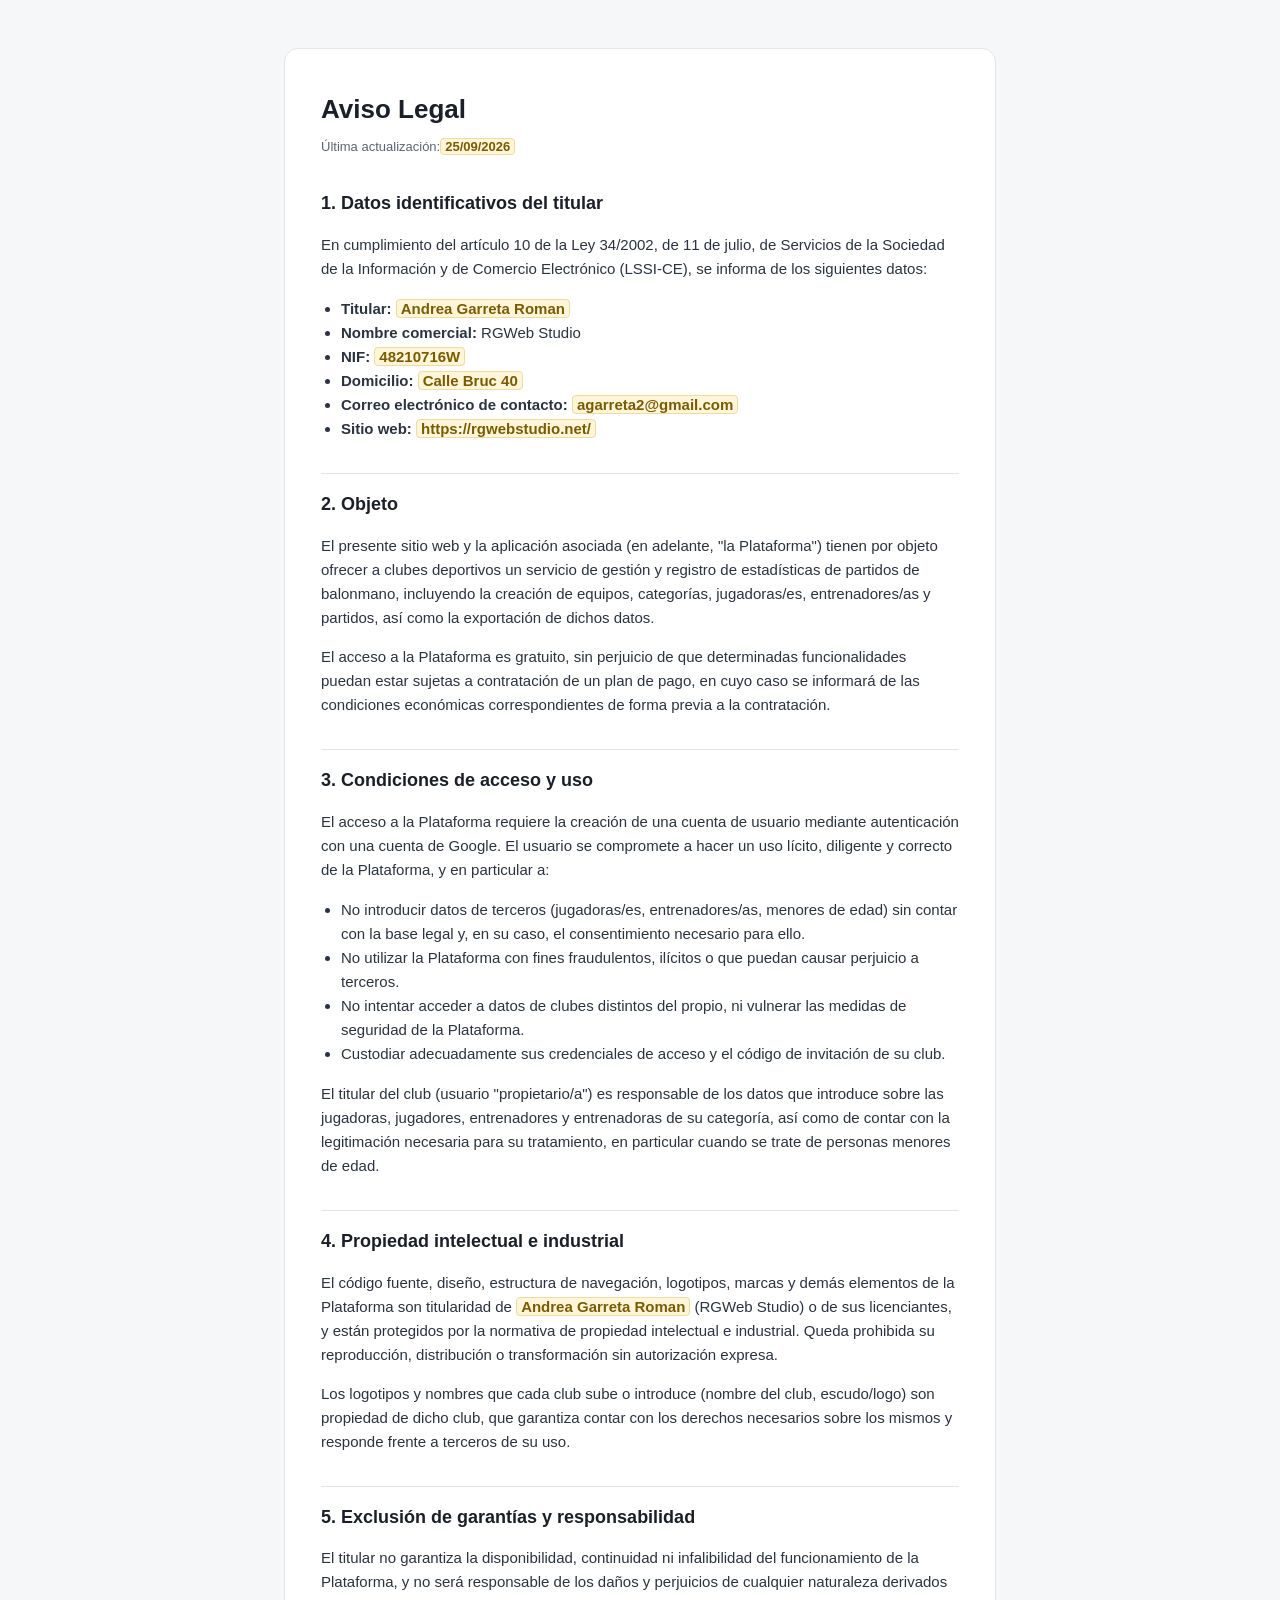
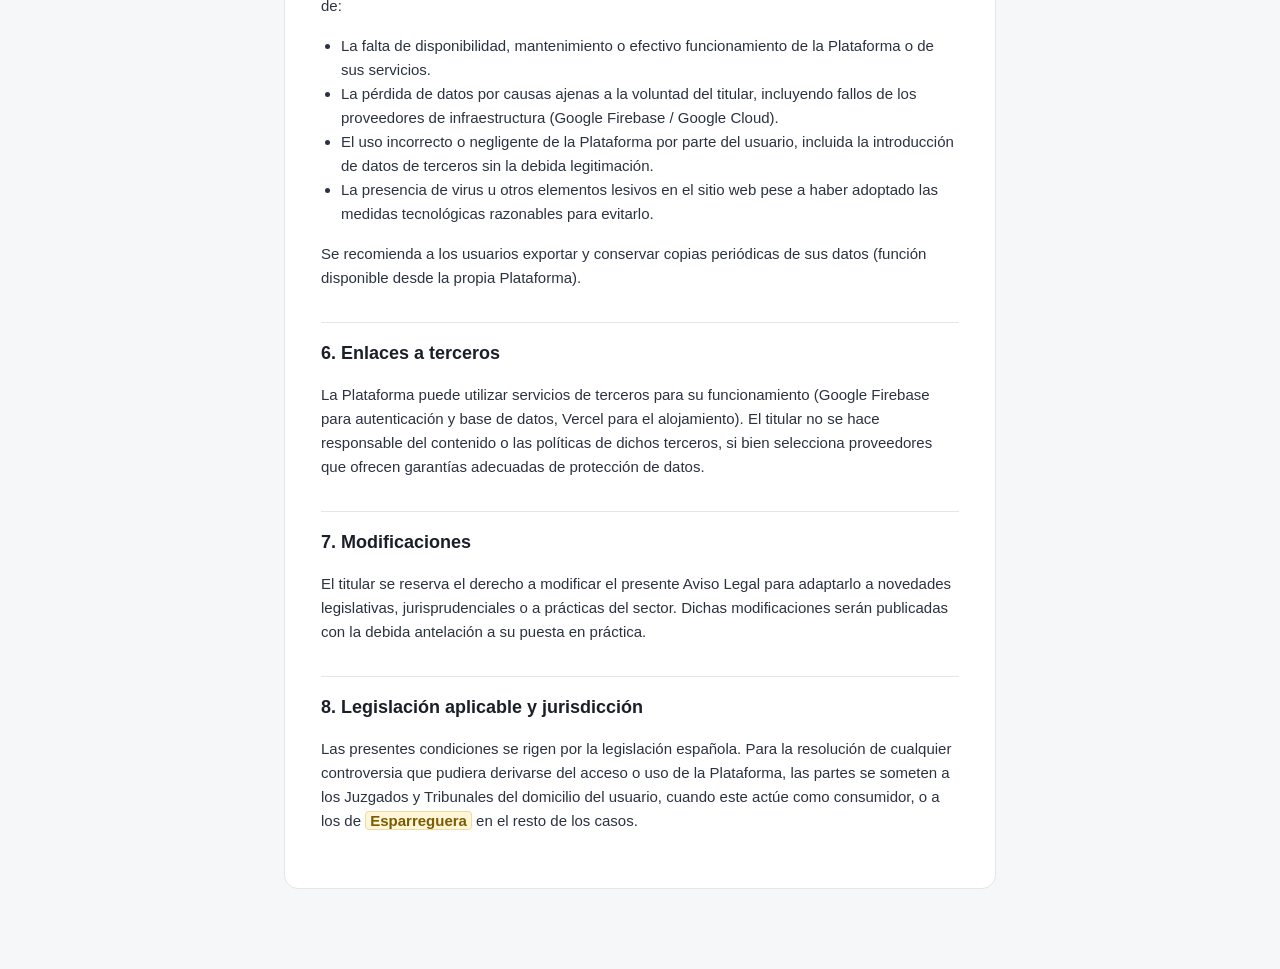
<file: aviso-legal.html>
<!DOCTYPE html>
<html lang="es">
<head>
<meta charset="UTF-8">
<meta name="viewport" content="width=device-width, initial-scale=1">
<title>Aviso Legal — RGWeb Studio</title>
<style>
  :root{--text:#1a1f28;--muted:#5b6472;--border:#e2e5ea;--accent:#2563eb;--bg:#ffffff;}
  *{box-sizing:border-box;}
  body{margin:0;background:#f6f7f9;color:var(--text);font-family:-apple-system,BlinkMacSystemFont,'Segoe UI',Inter,sans-serif;line-height:1.6;}
  .wrap{max-width:760px;margin:0 auto;padding:48px 24px 80px;}
  .doc{background:var(--bg);border:1px solid var(--border);border-radius:14px;padding:40px 36px;}
  h1{font-size:26px;margin:0 0 6px;}
  .updated{color:var(--muted);font-size:13px;margin-bottom:32px;}
  h2{font-size:18px;margin:32px 0 10px;padding-top:16px;border-top:1px solid var(--border);}
  h2:first-of-type{border-top:none;padding-top:0;}
  p, li{font-size:15px;color:#2b3240;}
  ul{padding-left:20px;}
  .placeholder{background:#fff6da;border:1px solid #f0dca0;border-radius:4px;padding:0 4px;color:#7a5b00;font-weight:600;}
  .notice{background:#eef4ff;border:1px solid #c7dbff;border-radius:10px;padding:14px 16px;font-size:13.5px;color:#1d3f8a;margin-bottom:28px;}
  a{color:var(--accent);}
  .back{display:inline-block;margin-bottom:20px;font-size:13px;color:var(--muted);text-decoration:none;}
</style>
</head>
<body>
<div class="wrap">
  <div class="doc">
    <h1>Aviso Legal</h1>
    <div class="updated">Última actualización:<span class="placeholder">25/09/2026  </span></div>

  

    <h2>1. Datos identificativos del titular</h2>
    <p>En cumplimiento del artículo 10 de la Ley 34/2002, de 11 de julio, de Servicios de la Sociedad de la Información y de Comercio Electrónico (LSSI-CE), se informa de los siguientes datos:</p>
    <ul>
      <li><strong>Titular:</strong> <span class="placeholder">Andrea Garreta Roman</span></li>
      <li><strong>Nombre comercial:</strong> RGWeb Studio</li>
      <li><strong>NIF:</strong> <span class="placeholder">48210716W</span></li>
      <li><strong>Domicilio:</strong> <span class="placeholder">Calle Bruc 40 </span></li>
      <li><strong>Correo electrónico de contacto:</strong> <span class="placeholder">agarreta2@gmail.com</span></li>
      <li><strong>Sitio web:</strong> <span class="placeholder">https://rgwebstudio.net/</span></li>
    </ul>

    <h2>2. Objeto</h2>
    <p>El presente sitio web y la aplicación asociada (en adelante, "la Plataforma") tienen por objeto ofrecer a clubes deportivos un servicio de gestión y registro de estadísticas de partidos de balonmano, incluyendo la creación de equipos, categorías, jugadoras/es, entrenadores/as y partidos, así como la exportación de dichos datos.</p>
    <p>El acceso a la Plataforma es gratuito, sin perjuicio de que determinadas funcionalidades puedan estar sujetas a contratación de un plan de pago, en cuyo caso se informará de las condiciones económicas correspondientes de forma previa a la contratación.</p>

    <h2>3. Condiciones de acceso y uso</h2>
    <p>El acceso a la Plataforma requiere la creación de una cuenta de usuario mediante autenticación con una cuenta de Google. El usuario se compromete a hacer un uso lícito, diligente y correcto de la Plataforma, y en particular a:</p>
    <ul>
      <li>No introducir datos de terceros (jugadoras/es, entrenadores/as, menores de edad) sin contar con la base legal y, en su caso, el consentimiento necesario para ello.</li>
      <li>No utilizar la Plataforma con fines fraudulentos, ilícitos o que puedan causar perjuicio a terceros.</li>
      <li>No intentar acceder a datos de clubes distintos del propio, ni vulnerar las medidas de seguridad de la Plataforma.</li>
      <li>Custodiar adecuadamente sus credenciales de acceso y el código de invitación de su club.</li>
    </ul>
    <p>El titular del club (usuario "propietario/a") es responsable de los datos que introduce sobre las jugadoras, jugadores, entrenadores y entrenadoras de su categoría, así como de contar con la legitimación necesaria para su tratamiento, en particular cuando se trate de personas menores de edad.</p>

    <h2>4. Propiedad intelectual e industrial</h2>
    <p>El código fuente, diseño, estructura de navegación, logotipos, marcas y demás elementos de la Plataforma son titularidad de <span class="placeholder">Andrea Garreta Roman</span> (RGWeb Studio) o de sus licenciantes, y están protegidos por la normativa de propiedad intelectual e industrial. Queda prohibida su reproducción, distribución o transformación sin autorización expresa.</p>
    <p>Los logotipos y nombres que cada club sube o introduce (nombre del club, escudo/logo) son propiedad de dicho club, que garantiza contar con los derechos necesarios sobre los mismos y responde frente a terceros de su uso.</p>

    <h2>5. Exclusión de garantías y responsabilidad</h2>
    <p>El titular no garantiza la disponibilidad, continuidad ni infalibilidad del funcionamiento de la Plataforma, y no será responsable de los daños y perjuicios de cualquier naturaleza derivados de:</p>
    <ul>
      <li>La falta de disponibilidad, mantenimiento o efectivo funcionamiento de la Plataforma o de sus servicios.</li>
      <li>La pérdida de datos por causas ajenas a la voluntad del titular, incluyendo fallos de los proveedores de infraestructura (Google Firebase / Google Cloud).</li>
      <li>El uso incorrecto o negligente de la Plataforma por parte del usuario, incluida la introducción de datos de terceros sin la debida legitimación.</li>
      <li>La presencia de virus u otros elementos lesivos en el sitio web pese a haber adoptado las medidas tecnológicas razonables para evitarlo.</li>
    </ul>
    <p>Se recomienda a los usuarios exportar y conservar copias periódicas de sus datos (función disponible desde la propia Plataforma).</p>

    <h2>6. Enlaces a terceros</h2>
    <p>La Plataforma puede utilizar servicios de terceros para su funcionamiento (Google Firebase para autenticación y base de datos, Vercel para el alojamiento). El titular no se hace responsable del contenido o las políticas de dichos terceros, si bien selecciona proveedores que ofrecen garantías adecuadas de protección de datos.</p>

    <h2>7. Modificaciones</h2>
    <p>El titular se reserva el derecho a modificar el presente Aviso Legal para adaptarlo a novedades legislativas, jurisprudenciales o a prácticas del sector. Dichas modificaciones serán publicadas con la debida antelación a su puesta en práctica.</p>

    <h2>8. Legislación aplicable y jurisdicción</h2>
    <p>Las presentes condiciones se rigen por la legislación española. Para la resolución de cualquier controversia que pudiera derivarse del acceso o uso de la Plataforma, las partes se someten a los Juzgados y Tribunales del domicilio del usuario, cuando este actúe como consumidor, o a los de <span class="placeholder">Esparreguera</span> en el resto de los casos.</p>
  </div>
</div>
</body>
</html>
</file>
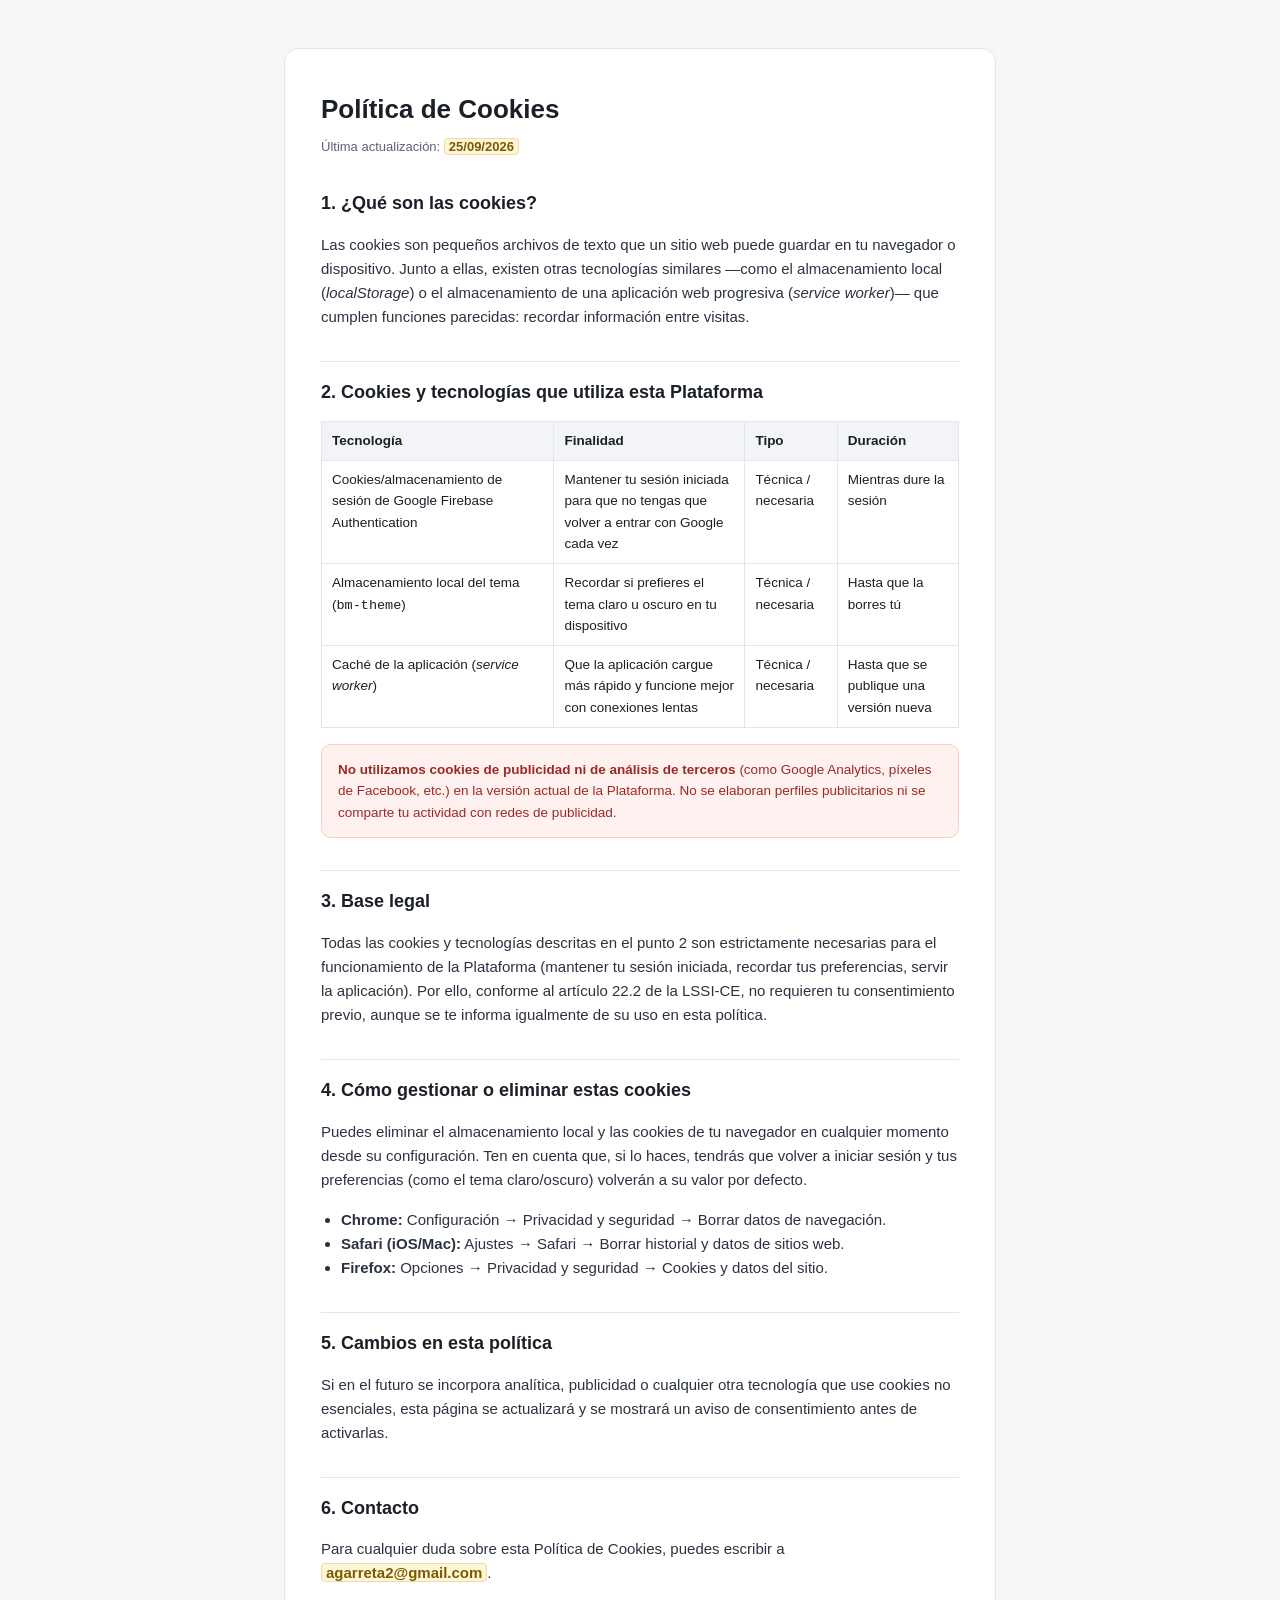
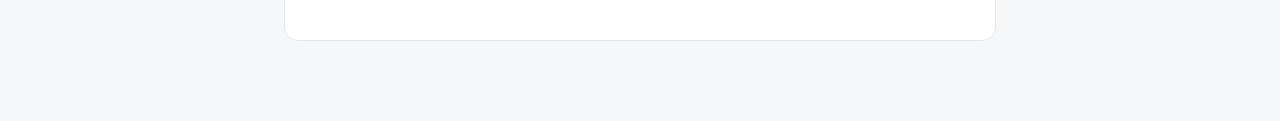
<file: cookies.html>
<!DOCTYPE html>
<html lang="es">
<head>
<meta charset="UTF-8">
<meta name="viewport" content="width=device-width, initial-scale=1">
<title>Política de Cookies — RGWeb Studio</title>
<style>
  :root{--text:#1a1f28;--muted:#5b6472;--border:#e2e5ea;--accent:#2563eb;--bg:#ffffff;}
  *{box-sizing:border-box;}
  body{margin:0;background:#f6f7f9;color:var(--text);font-family:-apple-system,BlinkMacSystemFont,'Segoe UI',Inter,sans-serif;line-height:1.6;}
  .wrap{max-width:760px;margin:0 auto;padding:48px 24px 80px;}
  .doc{background:var(--bg);border:1px solid var(--border);border-radius:14px;padding:40px 36px;}
  h1{font-size:26px;margin:0 0 6px;}
  .updated{color:var(--muted);font-size:13px;margin-bottom:32px;}
  h2{font-size:18px;margin:32px 0 10px;padding-top:16px;border-top:1px solid var(--border);}
  h2:first-of-type{border-top:none;padding-top:0;}
  p, li{font-size:15px;color:#2b3240;}
  ul{padding-left:20px;}
  table{width:100%;border-collapse:collapse;font-size:13.5px;margin:14px 0;}
  th,td{text-align:left;padding:8px 10px;border:1px solid var(--border);vertical-align:top;}
  th{background:#f2f4f8;font-weight:600;}
  .placeholder{background:#fff6da;border:1px solid #f0dca0;border-radius:4px;padding:0 4px;color:#7a5b00;font-weight:600;}
  .notice{background:#eef4ff;border:1px solid #c7dbff;border-radius:10px;padding:14px 16px;font-size:13.5px;color:#1d3f8a;margin-bottom:28px;}
  .warn{background:#fff1f0;border:1px solid #ffc9c4;border-radius:10px;padding:14px 16px;font-size:13.5px;color:#9c2a24;margin:16px 0;}
  a{color:var(--accent);}
</style>
</head>
<body>
<div class="wrap">
  <div class="doc">
    <h1>Política de Cookies</h1>
    <div class="updated">Última actualización: <span class="placeholder">25/09/2026</span></div>

   
    <h2>1. ¿Qué son las cookies?</h2>
    <p>Las cookies son pequeños archivos de texto que un sitio web puede guardar en tu navegador o dispositivo. Junto a ellas, existen otras tecnologías similares —como el almacenamiento local (<em>localStorage</em>) o el almacenamiento de una aplicación web progresiva (<em>service worker</em>)— que cumplen funciones parecidas: recordar información entre visitas.</p>

    <h2>2. Cookies y tecnologías que utiliza esta Plataforma</h2>
    <table>
      <tr><th>Tecnología</th><th>Finalidad</th><th>Tipo</th><th>Duración</th></tr>
      <tr>
        <td>Cookies/almacenamiento de sesión de Google Firebase Authentication</td>
        <td>Mantener tu sesión iniciada para que no tengas que volver a entrar con Google cada vez</td>
        <td>Técnica / necesaria</td>
        <td>Mientras dure la sesión</td>
      </tr>
      <tr>
        <td>Almacenamiento local del tema (<code>bm-theme</code>)</td>
        <td>Recordar si prefieres el tema claro u oscuro en tu dispositivo</td>
        <td>Técnica / necesaria</td>
        <td>Hasta que la borres tú</td>
      </tr>
      <tr>
        <td>Caché de la aplicación (<em>service worker</em>)</td>
        <td>Que la aplicación cargue más rápido y funcione mejor con conexiones lentas</td>
        <td>Técnica / necesaria</td>
        <td>Hasta que se publique una versión nueva</td>
      </tr>
    </table>

    <div class="warn">
      <strong>No utilizamos cookies de publicidad ni de análisis de terceros</strong> (como Google Analytics, píxeles de Facebook, etc.) en la versión actual de la Plataforma. No se elaboran perfiles publicitarios ni se comparte tu actividad con redes de publicidad.
    </div>

    <h2>3. Base legal</h2>
    <p>Todas las cookies y tecnologías descritas en el punto 2 son estrictamente necesarias para el funcionamiento de la Plataforma (mantener tu sesión iniciada, recordar tus preferencias, servir la aplicación). Por ello, conforme al artículo 22.2 de la LSSI-CE, no requieren tu consentimiento previo, aunque se te informa igualmente de su uso en esta política.</p>

    <h2>4. Cómo gestionar o eliminar estas cookies</h2>
    <p>Puedes eliminar el almacenamiento local y las cookies de tu navegador en cualquier momento desde su configuración. Ten en cuenta que, si lo haces, tendrás que volver a iniciar sesión y tus preferencias (como el tema claro/oscuro) volverán a su valor por defecto.</p>
    <ul>
      <li><strong>Chrome:</strong> Configuración → Privacidad y seguridad → Borrar datos de navegación.</li>
      <li><strong>Safari (iOS/Mac):</strong> Ajustes → Safari → Borrar historial y datos de sitios web.</li>
      <li><strong>Firefox:</strong> Opciones → Privacidad y seguridad → Cookies y datos del sitio.</li>
    </ul>

    <h2>5. Cambios en esta política</h2>
    <p>Si en el futuro se incorpora analítica, publicidad o cualquier otra tecnología que use cookies no esenciales, esta página se actualizará y se mostrará un aviso de consentimiento antes de activarlas.</p>

    <h2>6. Contacto</h2>
    <p>Para cualquier duda sobre esta Política de Cookies, puedes escribir a <span class="placeholder">agarreta2@gmail.com</span>.</p>
  </div>
</div>
</body>
</html>
</file>
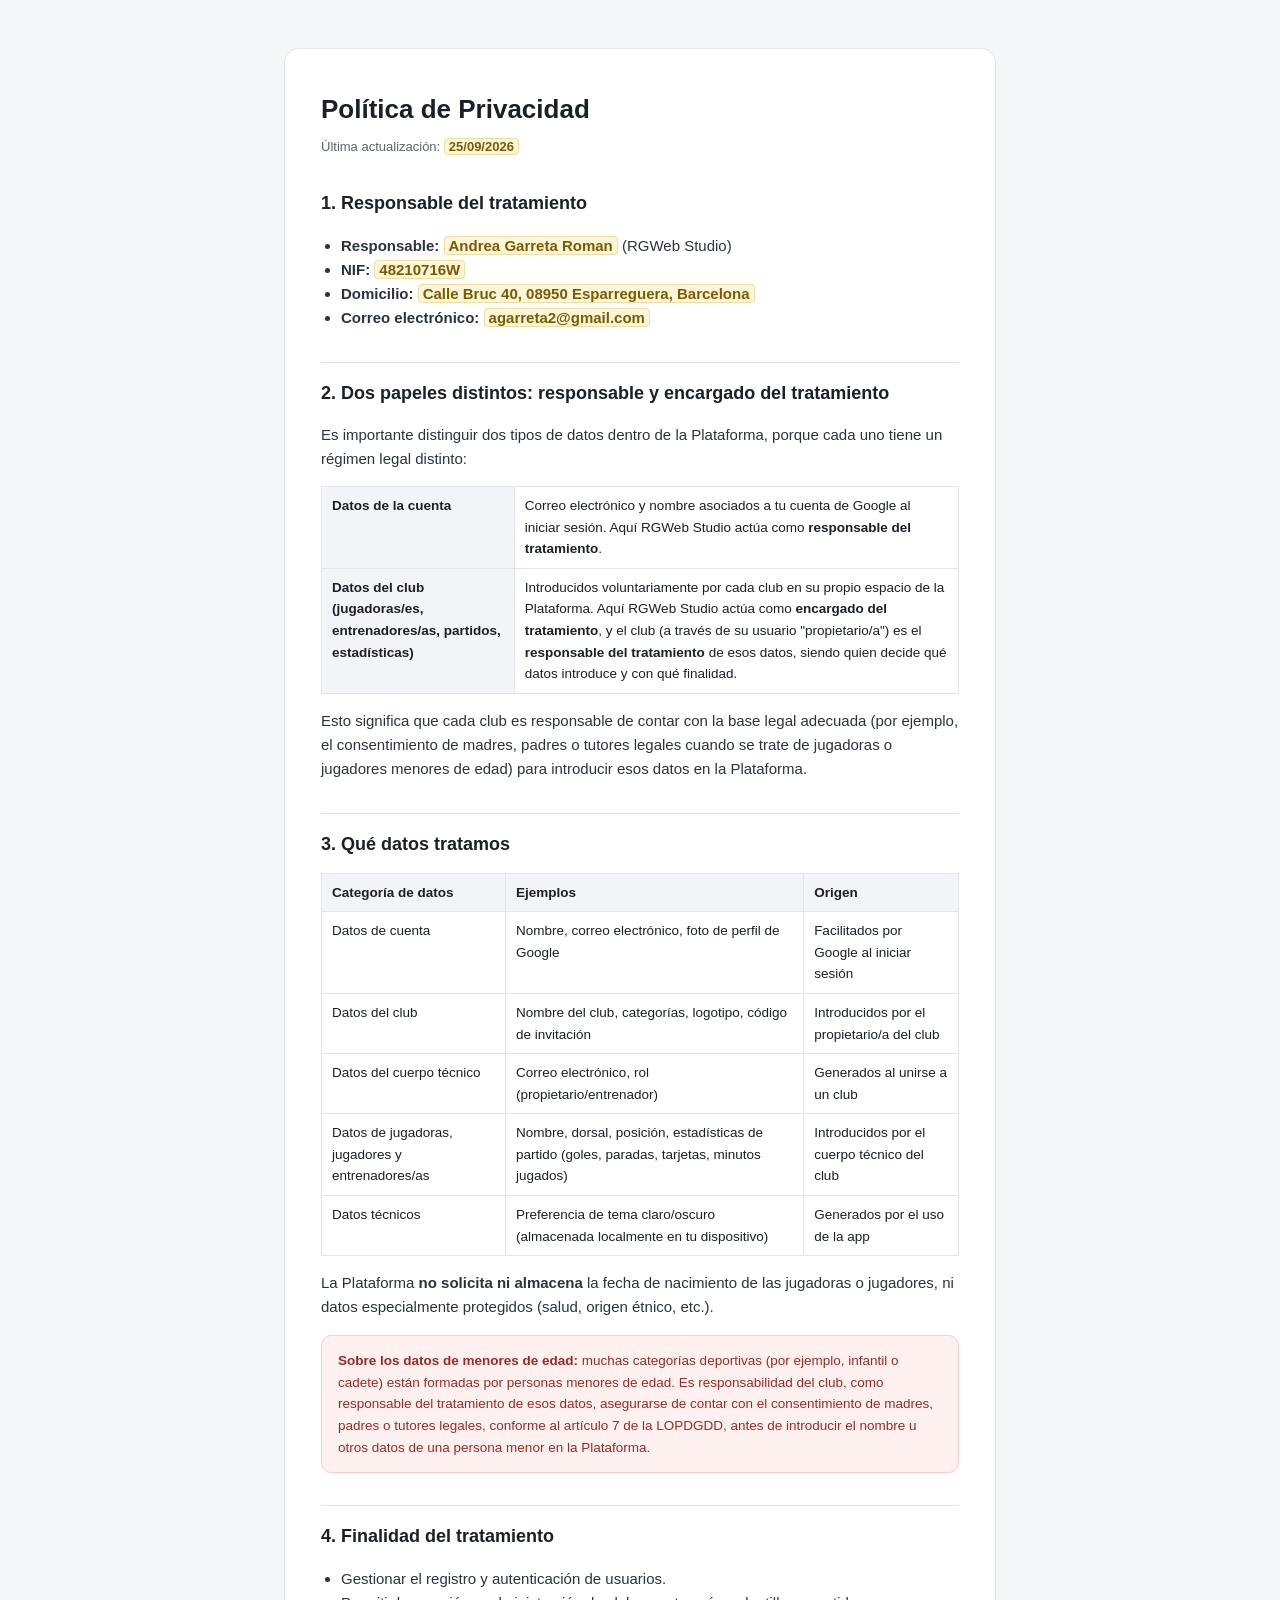
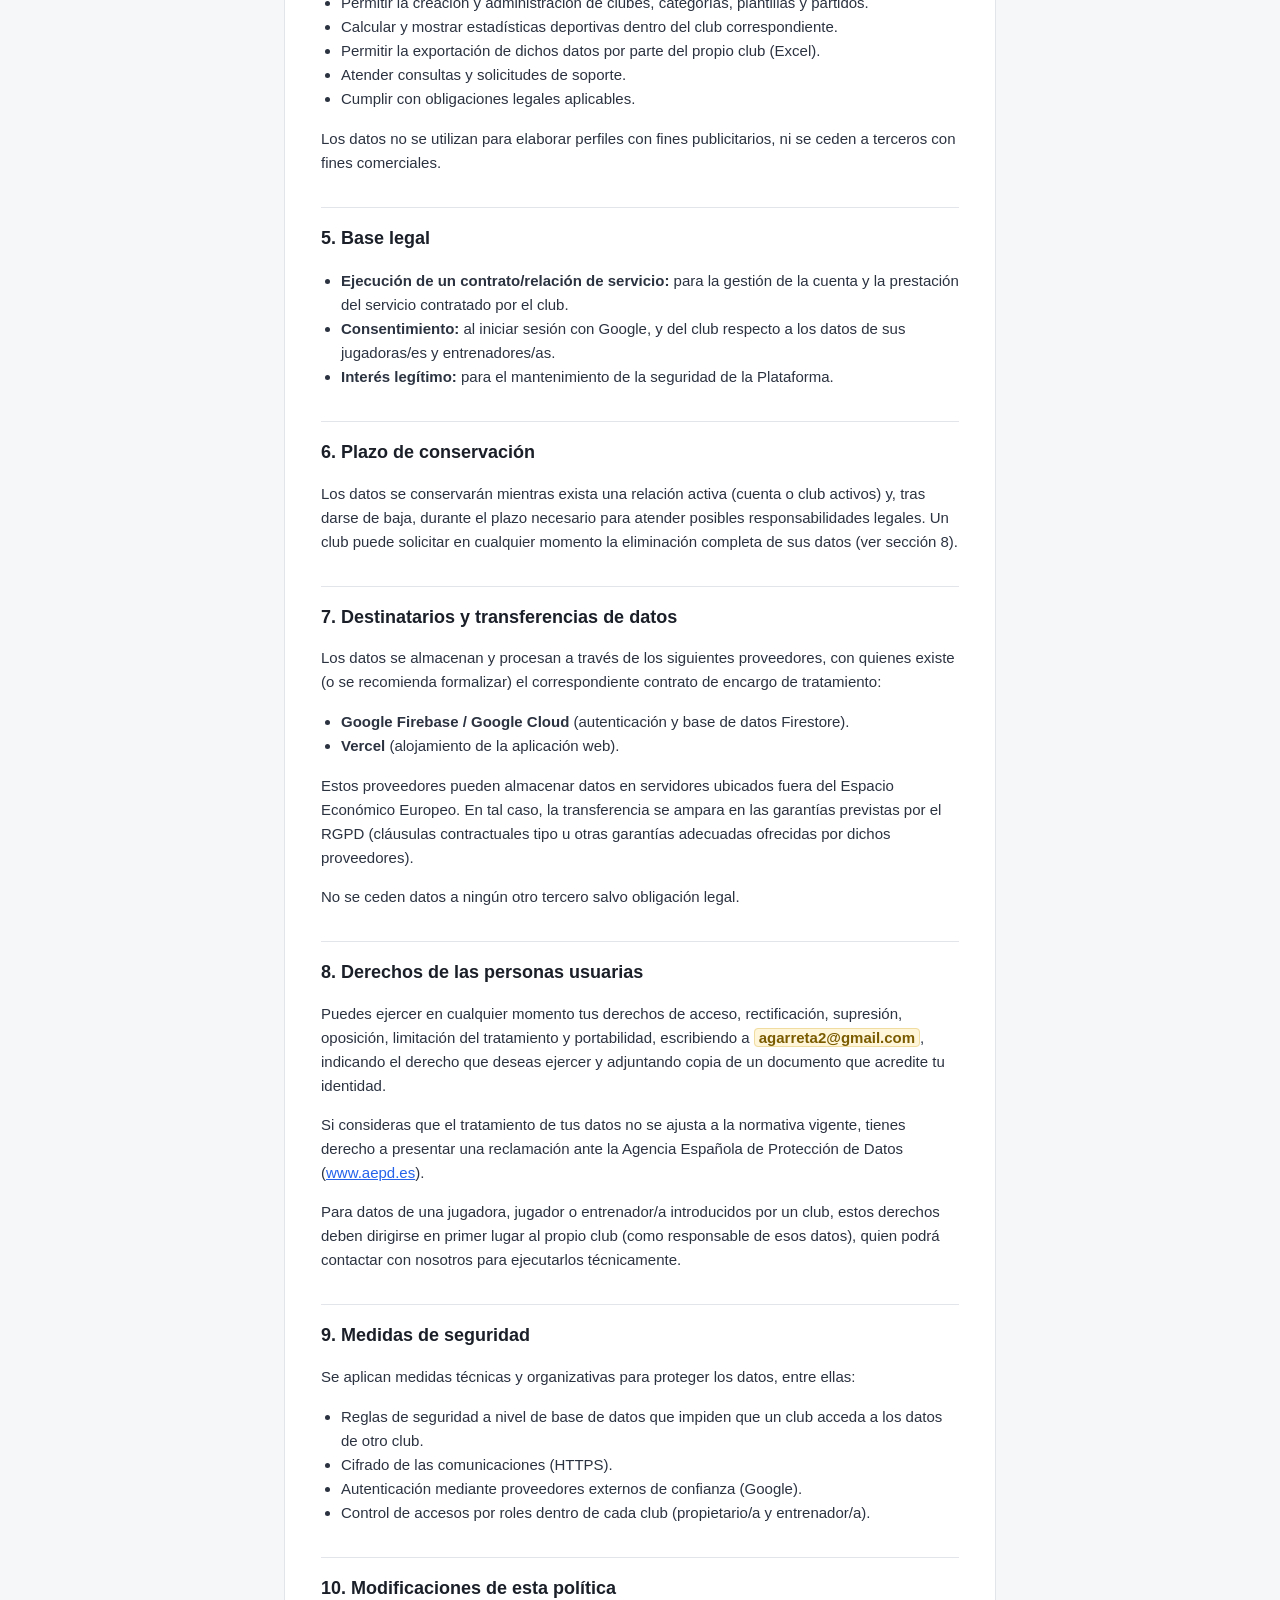
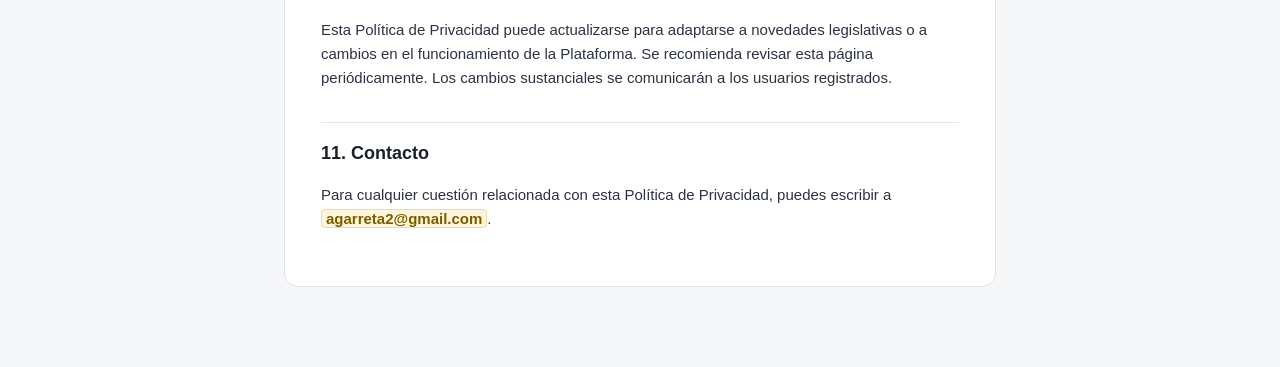
<file: privacidad.html>
<!DOCTYPE html>
<html lang="es">
<head>
<meta charset="UTF-8">
<meta name="viewport" content="width=device-width, initial-scale=1">
<title>Política de Privacidad — RGWeb Studio</title>
<style>
  :root{--text:#1a1f28;--muted:#5b6472;--border:#e2e5ea;--accent:#2563eb;--bg:#ffffff;}
  *{box-sizing:border-box;}
  body{margin:0;background:#f6f7f9;color:var(--text);font-family:-apple-system,BlinkMacSystemFont,'Segoe UI',Inter,sans-serif;line-height:1.6;}
  .wrap{max-width:760px;margin:0 auto;padding:48px 24px 80px;}
  .doc{background:var(--bg);border:1px solid var(--border);border-radius:14px;padding:40px 36px;}
  h1{font-size:26px;margin:0 0 6px;}
  .updated{color:var(--muted);font-size:13px;margin-bottom:32px;}
  h2{font-size:18px;margin:32px 0 10px;padding-top:16px;border-top:1px solid var(--border);}
  h2:first-of-type{border-top:none;padding-top:0;}
  h3{font-size:15px;margin:20px 0 6px;}
  p, li{font-size:15px;color:#2b3240;}
  ul{padding-left:20px;}
  table{width:100%;border-collapse:collapse;font-size:13.5px;margin:14px 0;}
  th,td{text-align:left;padding:8px 10px;border:1px solid var(--border);vertical-align:top;}
  th{background:#f2f4f8;font-weight:600;}
  .placeholder{background:#fff6da;border:1px solid #f0dca0;border-radius:4px;padding:0 4px;color:#7a5b00;font-weight:600;}
  .notice{background:#eef4ff;border:1px solid #c7dbff;border-radius:10px;padding:14px 16px;font-size:13.5px;color:#1d3f8a;margin-bottom:28px;}
  .warn{background:#fff1f0;border:1px solid #ffc9c4;border-radius:10px;padding:14px 16px;font-size:13.5px;color:#9c2a24;margin:16px 0;}
  a{color:var(--accent);}
</style>
</head>
<body>
<div class="wrap">
  <div class="doc">
    <h1>Política de Privacidad</h1>
    <div class="updated">Última actualización: <span class="placeholder">25/09/2026</span></div>

   

    <h2>1. Responsable del tratamiento</h2>
    <ul>
      <li><strong>Responsable:</strong> <span class="placeholder">Andrea Garreta Roman</span> (RGWeb Studio)</li>
      <li><strong>NIF:</strong> <span class="placeholder">48210716W</span></li>
      <li><strong>Domicilio:</strong> <span class="placeholder">Calle Bruc 40, 08950 Esparreguera, Barcelona</span></li>
      <li><strong>Correo electrónico:</strong> <span class="placeholder">agarreta2@gmail.com</span></li>
    </ul>

    <h2>2. Dos papeles distintos: responsable y encargado del tratamiento</h2>
    <p>Es importante distinguir dos tipos de datos dentro de la Plataforma, porque cada uno tiene un régimen legal distinto:</p>
    <table>
      <tr><th>Datos de la cuenta</th><td>Correo electrónico y nombre asociados a tu cuenta de Google al iniciar sesión. Aquí RGWeb Studio actúa como <strong>responsable del tratamiento</strong>.</td></tr>
      <tr><th>Datos del club (jugadoras/es, entrenadores/as, partidos, estadísticas)</th><td>Introducidos voluntariamente por cada club en su propio espacio de la Plataforma. Aquí RGWeb Studio actúa como <strong>encargado del tratamiento</strong>, y el club (a través de su usuario "propietario/a") es el <strong>responsable del tratamiento</strong> de esos datos, siendo quien decide qué datos introduce y con qué finalidad.</td></tr>
    </table>
    <p>Esto significa que cada club es responsable de contar con la base legal adecuada (por ejemplo, el consentimiento de madres, padres o tutores legales cuando se trate de jugadoras o jugadores menores de edad) para introducir esos datos en la Plataforma.</p>

    <h2>3. Qué datos tratamos</h2>
    <table>
      <tr><th>Categoría de datos</th><th>Ejemplos</th><th>Origen</th></tr>
      <tr><td>Datos de cuenta</td><td>Nombre, correo electrónico, foto de perfil de Google</td><td>Facilitados por Google al iniciar sesión</td></tr>
      <tr><td>Datos del club</td><td>Nombre del club, categorías, logotipo, código de invitación</td><td>Introducidos por el propietario/a del club</td></tr>
      <tr><td>Datos del cuerpo técnico</td><td>Correo electrónico, rol (propietario/entrenador)</td><td>Generados al unirse a un club</td></tr>
      <tr><td>Datos de jugadoras, jugadores y entrenadores/as</td><td>Nombre, dorsal, posición, estadísticas de partido (goles, paradas, tarjetas, minutos jugados)</td><td>Introducidos por el cuerpo técnico del club</td></tr>
      <tr><td>Datos técnicos</td><td>Preferencia de tema claro/oscuro (almacenada localmente en tu dispositivo)</td><td>Generados por el uso de la app</td></tr>
    </table>
    <p>La Plataforma <strong>no solicita ni almacena</strong> la fecha de nacimiento de las jugadoras o jugadores, ni datos especialmente protegidos (salud, origen étnico, etc.).</p>

    <div class="warn">
      <strong>Sobre los datos de menores de edad:</strong> muchas categorías deportivas (por ejemplo, infantil o cadete) están formadas por personas menores de edad. Es responsabilidad del club, como responsable del tratamiento de esos datos, asegurarse de contar con el consentimiento de madres, padres o tutores legales, conforme al artículo 7 de la LOPDGDD, antes de introducir el nombre u otros datos de una persona menor en la Plataforma.
    </div>

    <h2>4. Finalidad del tratamiento</h2>
    <ul>
      <li>Gestionar el registro y autenticación de usuarios.</li>
      <li>Permitir la creación y administración de clubes, categorías, plantillas y partidos.</li>
      <li>Calcular y mostrar estadísticas deportivas dentro del club correspondiente.</li>
      <li>Permitir la exportación de dichos datos por parte del propio club (Excel).</li>
      <li>Atender consultas y solicitudes de soporte.</li>
      <li>Cumplir con obligaciones legales aplicables.</li>
    </ul>
    <p>Los datos no se utilizan para elaborar perfiles con fines publicitarios, ni se ceden a terceros con fines comerciales.</p>

    <h2>5. Base legal</h2>
    <ul>
      <li><strong>Ejecución de un contrato/relación de servicio:</strong> para la gestión de la cuenta y la prestación del servicio contratado por el club.</li>
      <li><strong>Consentimiento:</strong> al iniciar sesión con Google, y del club respecto a los datos de sus jugadoras/es y entrenadores/as.</li>
      <li><strong>Interés legítimo:</strong> para el mantenimiento de la seguridad de la Plataforma.</li>
    </ul>

    <h2>6. Plazo de conservación</h2>
    <p>Los datos se conservarán mientras exista una relación activa (cuenta o club activos) y, tras darse de baja, durante el plazo necesario para atender posibles responsabilidades legales. Un club puede solicitar en cualquier momento la eliminación completa de sus datos (ver sección 8).</p>

    <h2>7. Destinatarios y transferencias de datos</h2>
    <p>Los datos se almacenan y procesan a través de los siguientes proveedores, con quienes existe (o se recomienda formalizar) el correspondiente contrato de encargo de tratamiento:</p>
    <ul>
      <li><strong>Google Firebase / Google Cloud</strong> (autenticación y base de datos Firestore).</li>
      <li><strong>Vercel</strong> (alojamiento de la aplicación web).</li>
    </ul>
    <p>Estos proveedores pueden almacenar datos en servidores ubicados fuera del Espacio Económico Europeo. En tal caso, la transferencia se ampara en las garantías previstas por el RGPD (cláusulas contractuales tipo u otras garantías adecuadas ofrecidas por dichos proveedores).</p>
    <p>No se ceden datos a ningún otro tercero salvo obligación legal.</p>

    <h2>8. Derechos de las personas usuarias</h2>
    <p>Puedes ejercer en cualquier momento tus derechos de acceso, rectificación, supresión, oposición, limitación del tratamiento y portabilidad, escribiendo a <span class="placeholder">agarreta2@gmail.com</span>, indicando el derecho que deseas ejercer y adjuntando copia de un documento que acredite tu identidad.</p>
    <p>Si consideras que el tratamiento de tus datos no se ajusta a la normativa vigente, tienes derecho a presentar una reclamación ante la Agencia Española de Protección de Datos (<a href="https://www.aepd.es" target="_blank">www.aepd.es</a>).</p>
    <p>Para datos de una jugadora, jugador o entrenador/a introducidos por un club, estos derechos deben dirigirse en primer lugar al propio club (como responsable de esos datos), quien podrá contactar con nosotros para ejecutarlos técnicamente.</p>

    <h2>9. Medidas de seguridad</h2>
    <p>Se aplican medidas técnicas y organizativas para proteger los datos, entre ellas:</p>
    <ul>
      <li>Reglas de seguridad a nivel de base de datos que impiden que un club acceda a los datos de otro club.</li>
      <li>Cifrado de las comunicaciones (HTTPS).</li>
      <li>Autenticación mediante proveedores externos de confianza (Google).</li>
      <li>Control de accesos por roles dentro de cada club (propietario/a y entrenador/a).</li>
    </ul>

    <h2>10. Modificaciones de esta política</h2>
    <p>Esta Política de Privacidad puede actualizarse para adaptarse a novedades legislativas o a cambios en el funcionamiento de la Plataforma. Se recomienda revisar esta página periódicamente. Los cambios sustanciales se comunicarán a los usuarios registrados.</p>

    <h2>11. Contacto</h2>
    <p>Para cualquier cuestión relacionada con esta Política de Privacidad, puedes escribir a <span class="placeholder">agarreta2@gmail.com</span>.</p>
  </div>
</div>
</body>
</html>
</file>
